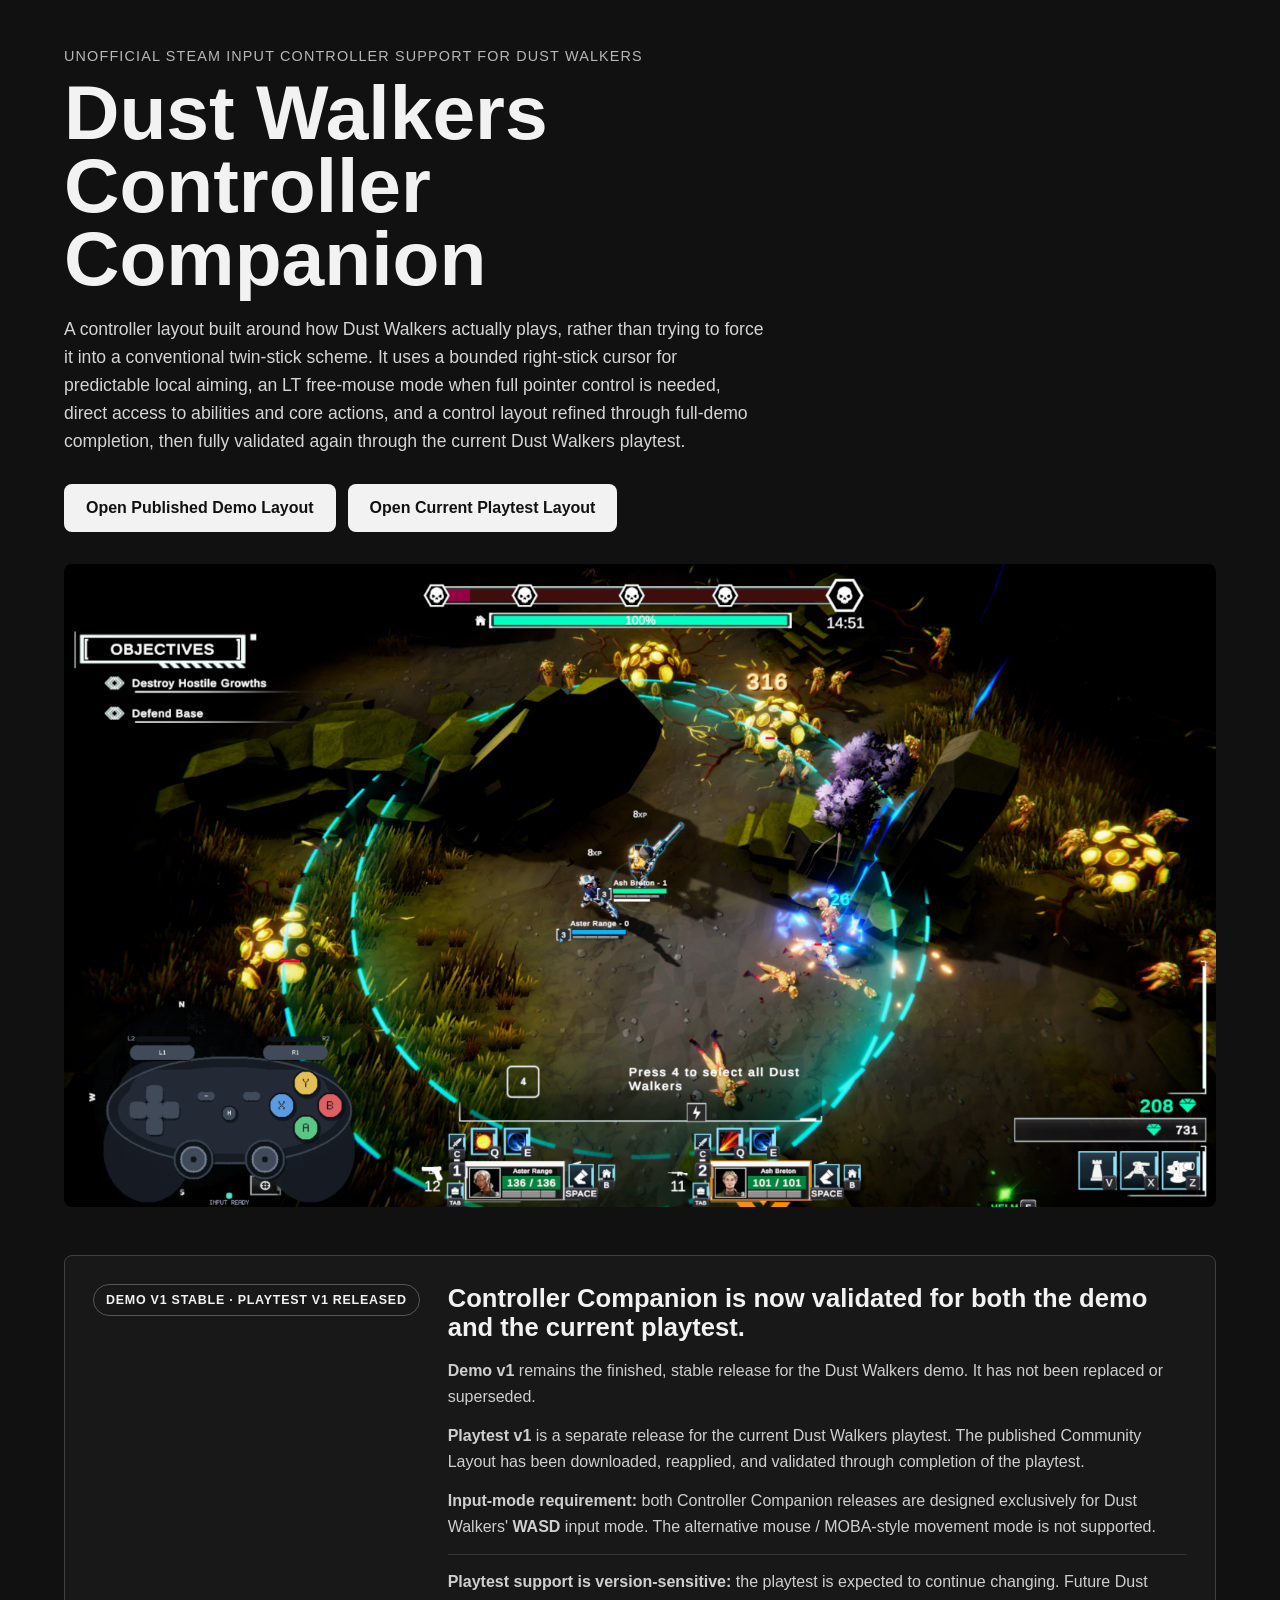
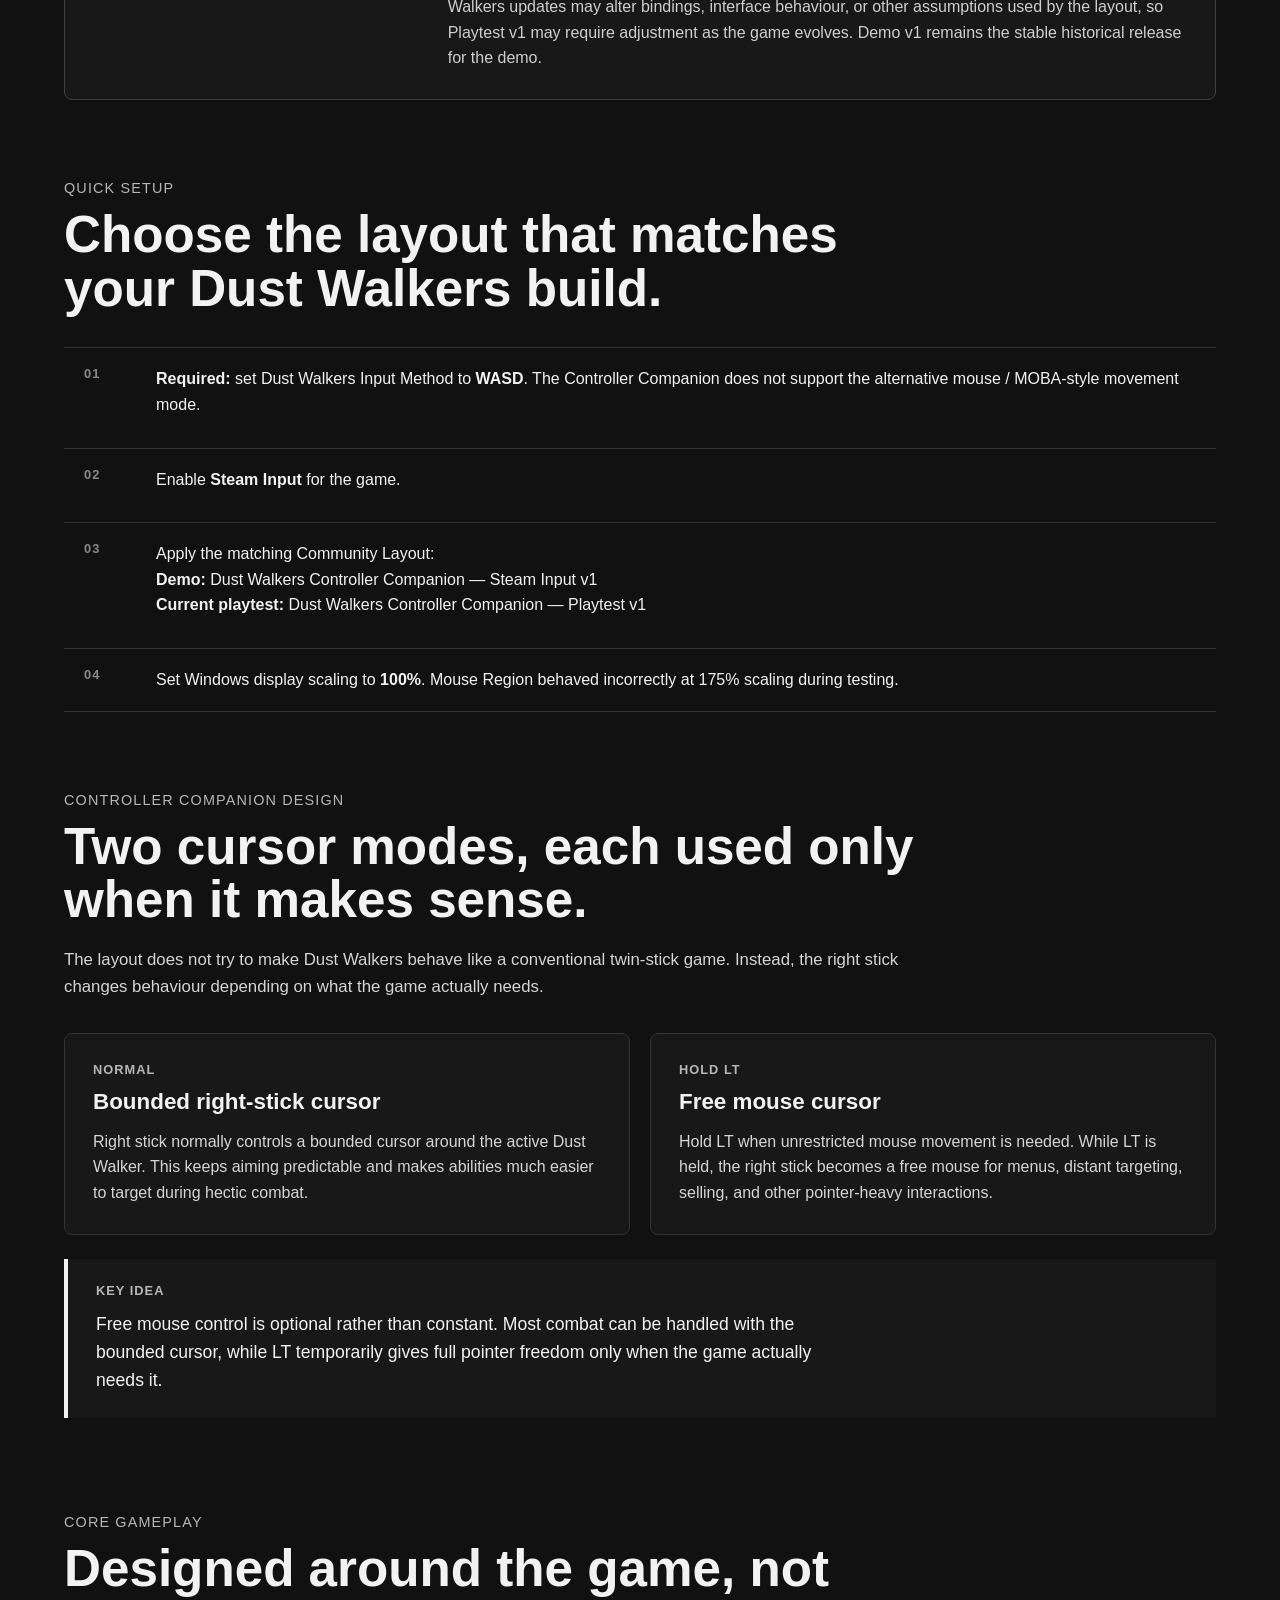
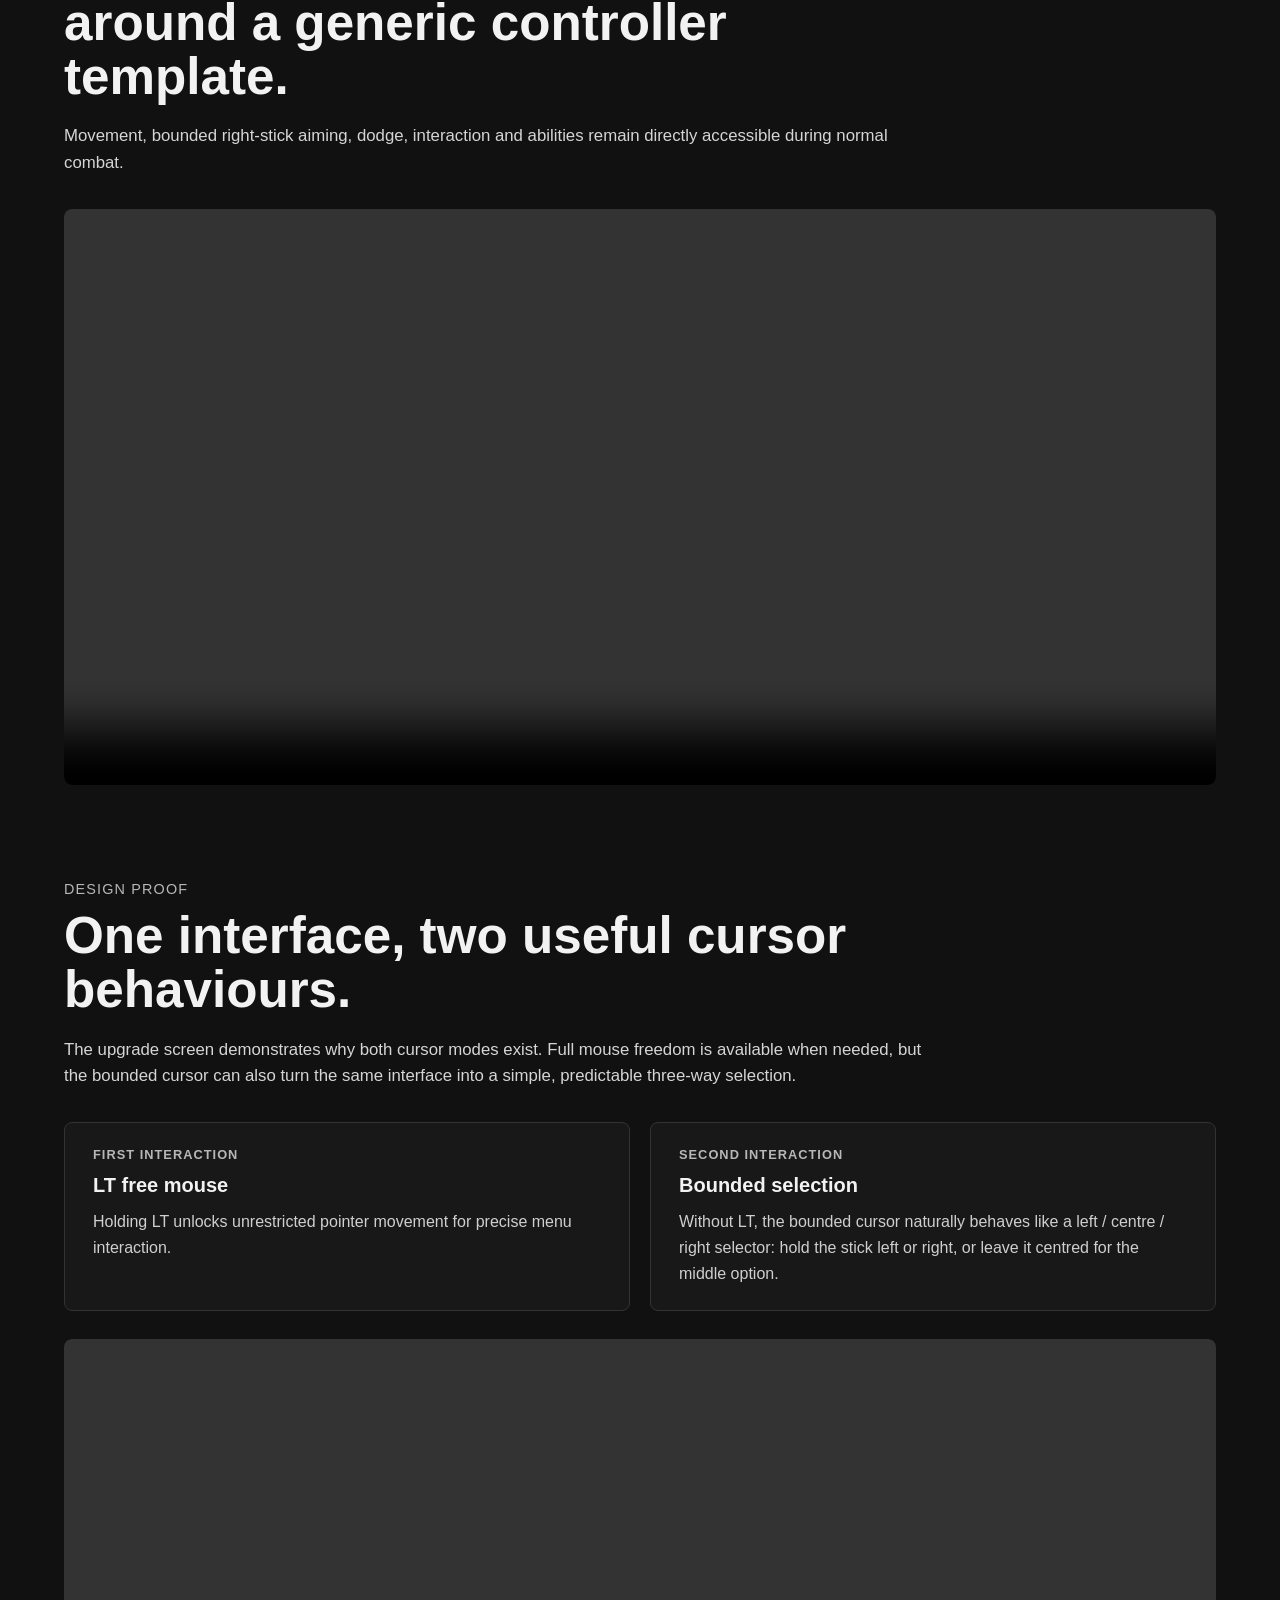
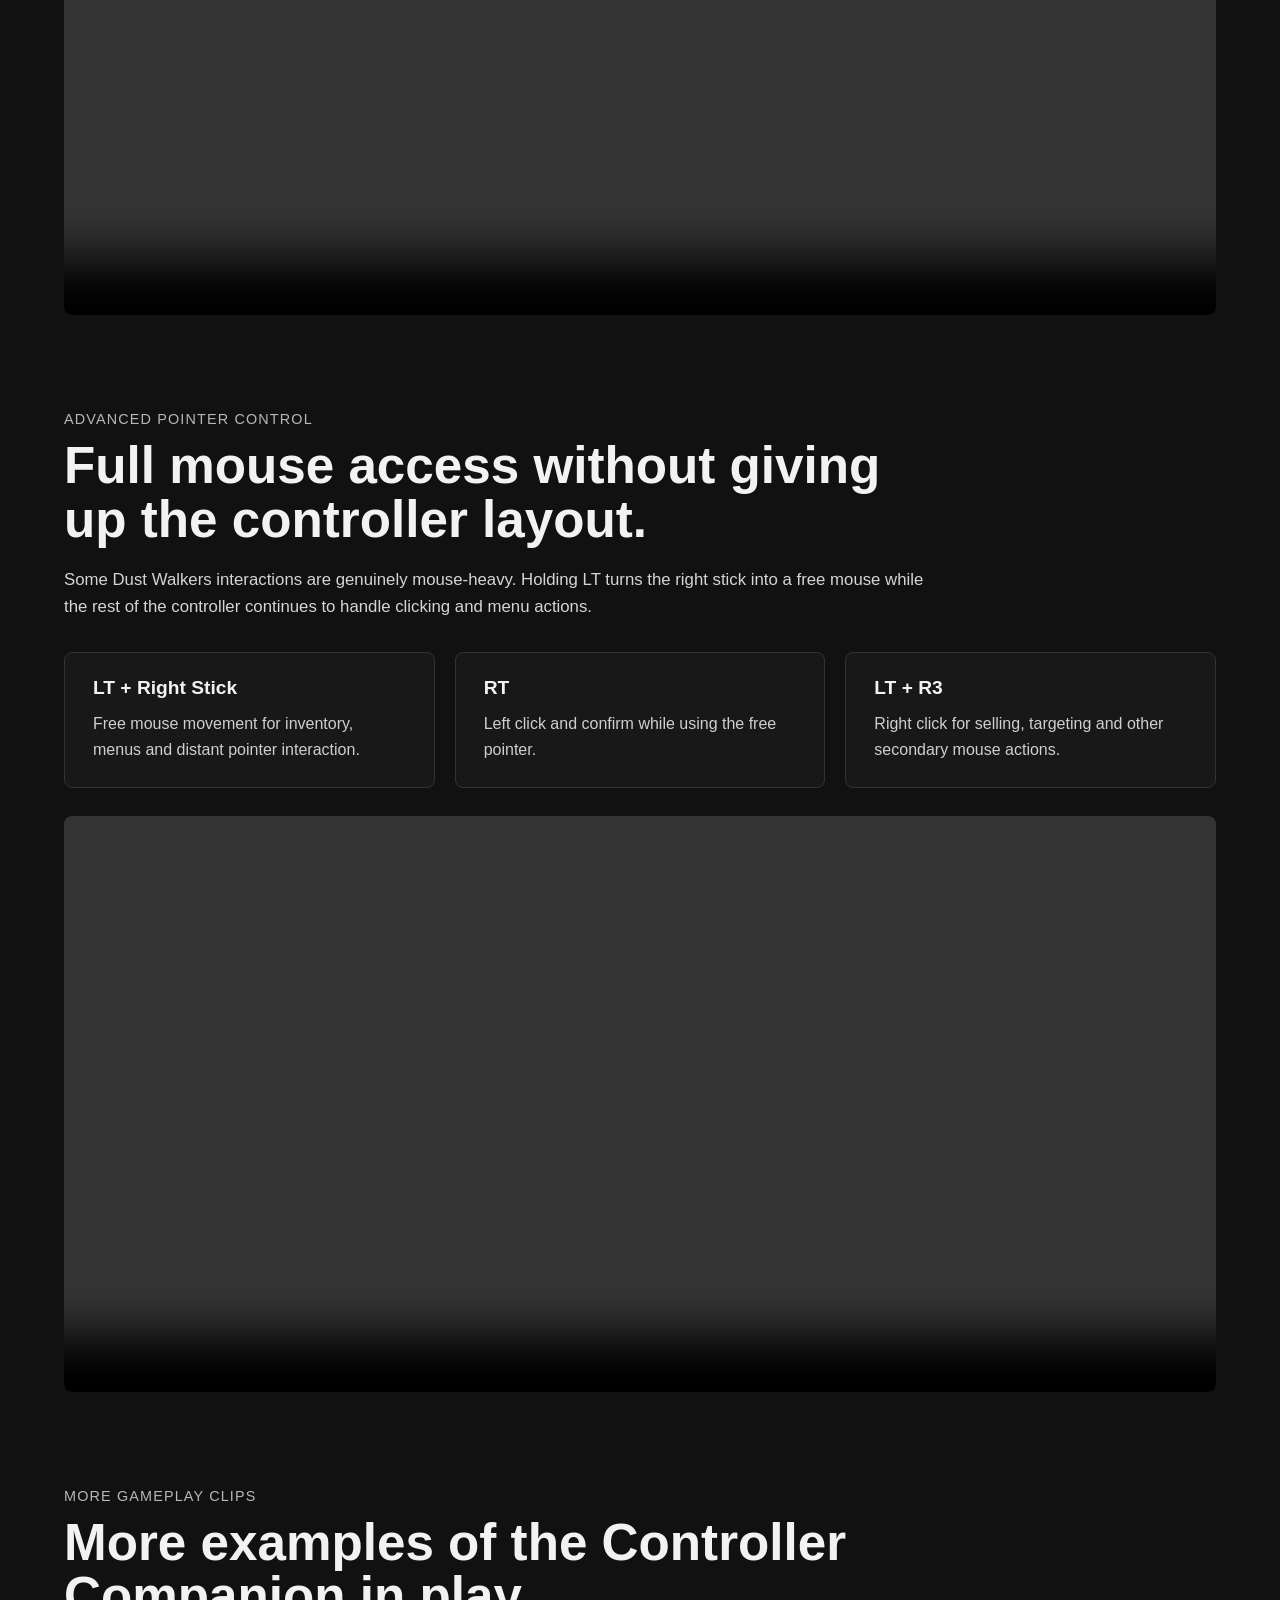
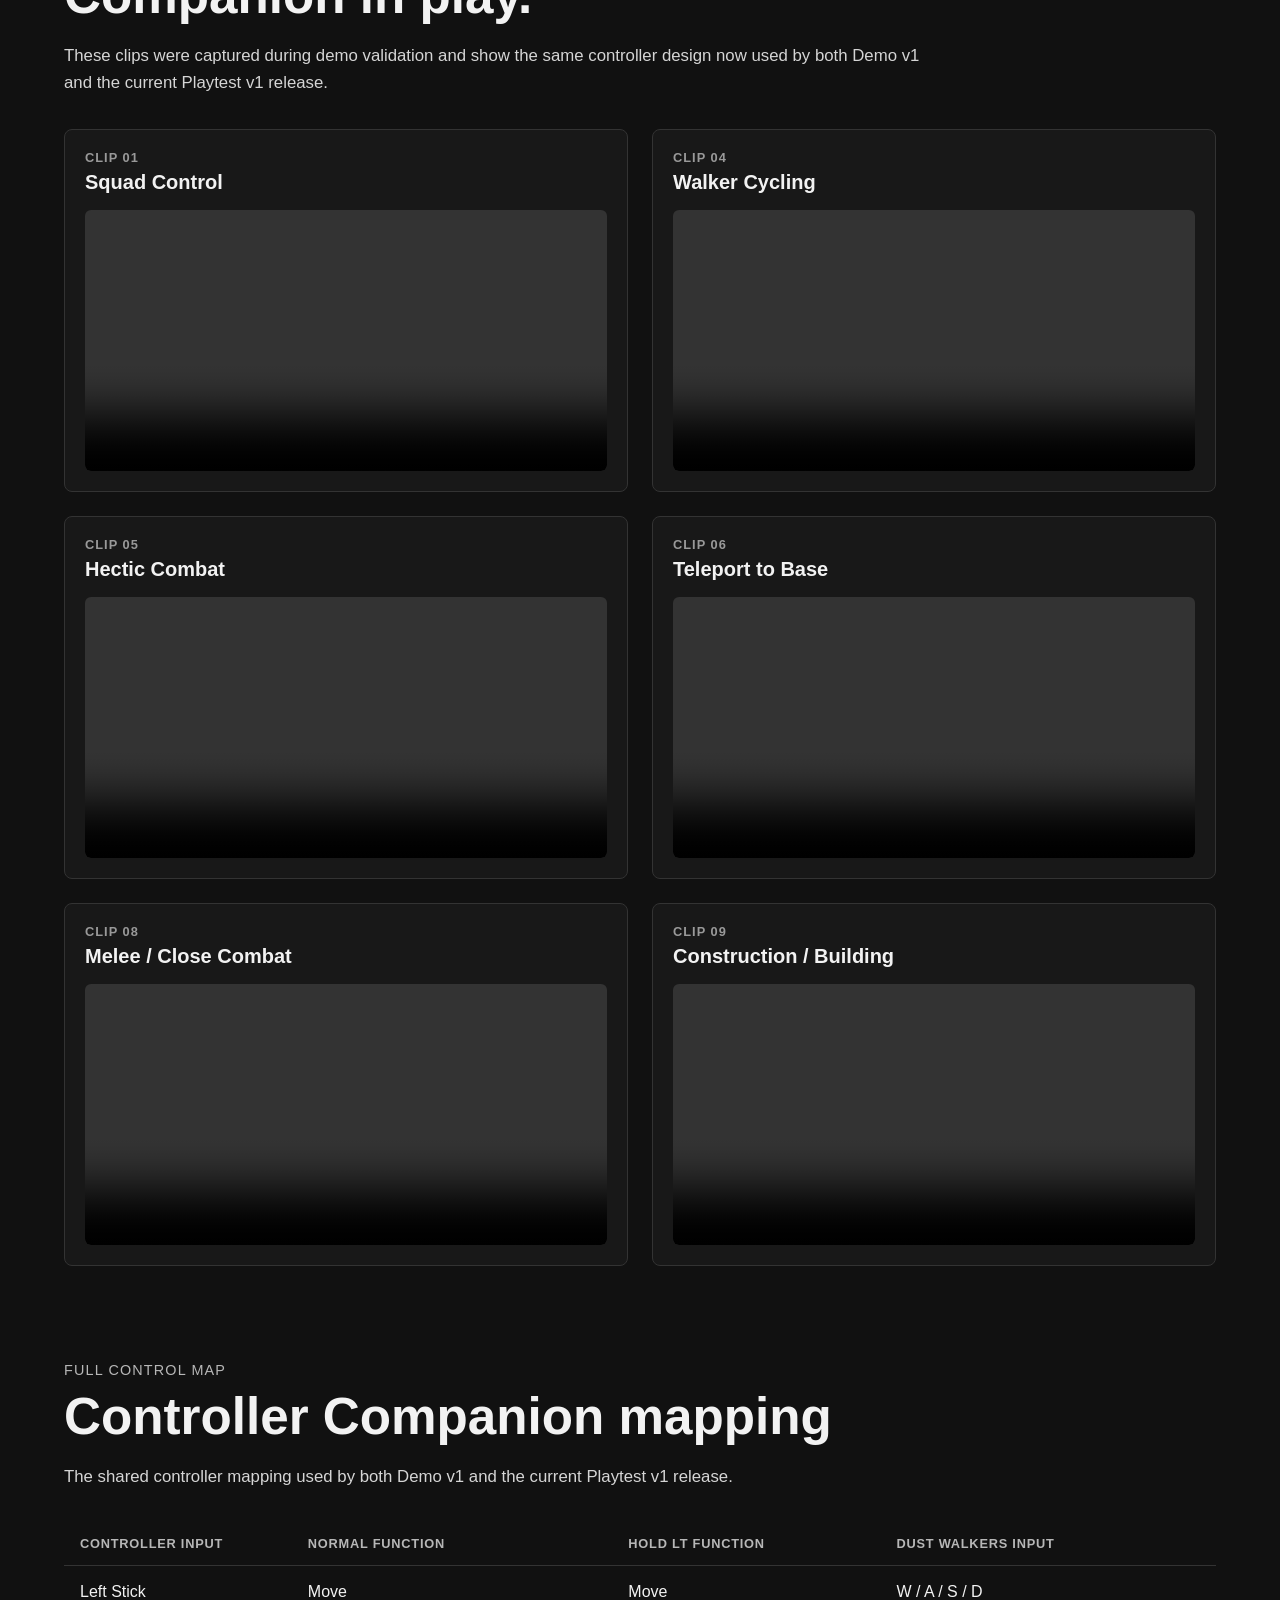
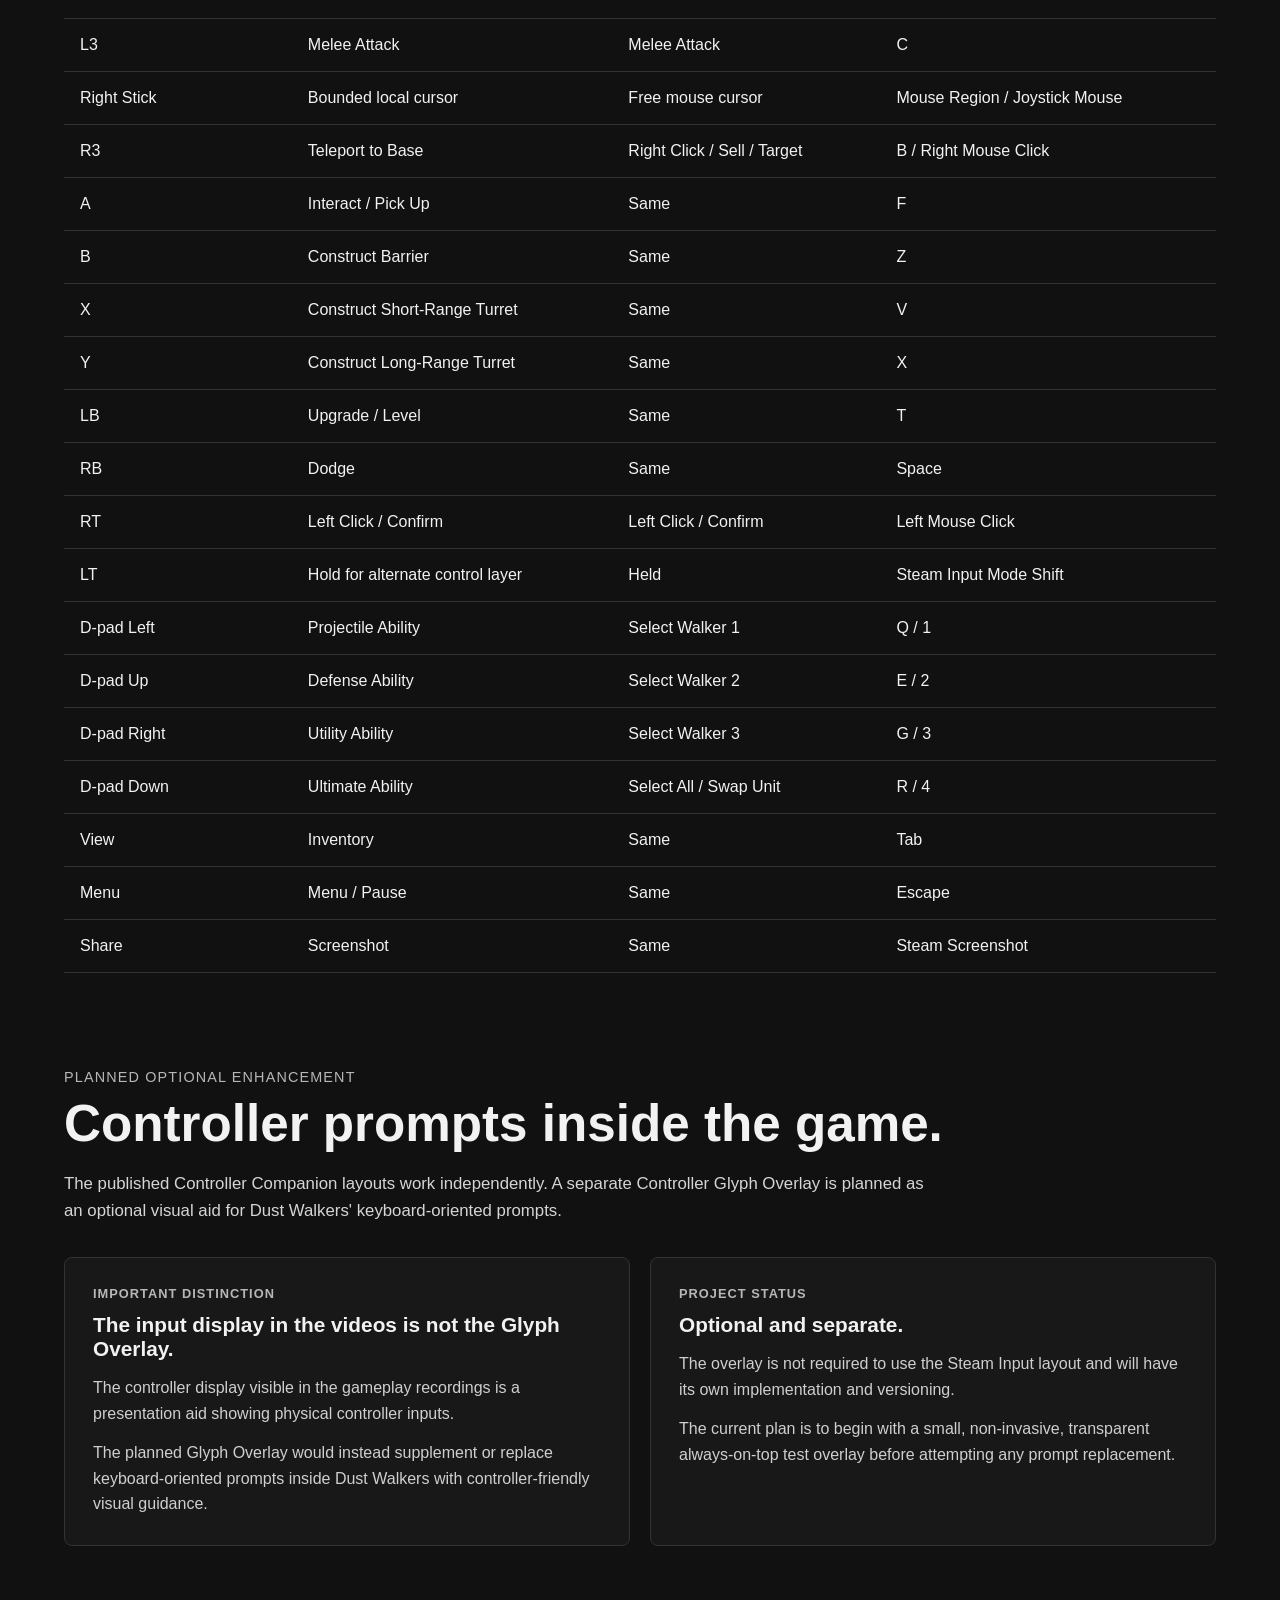
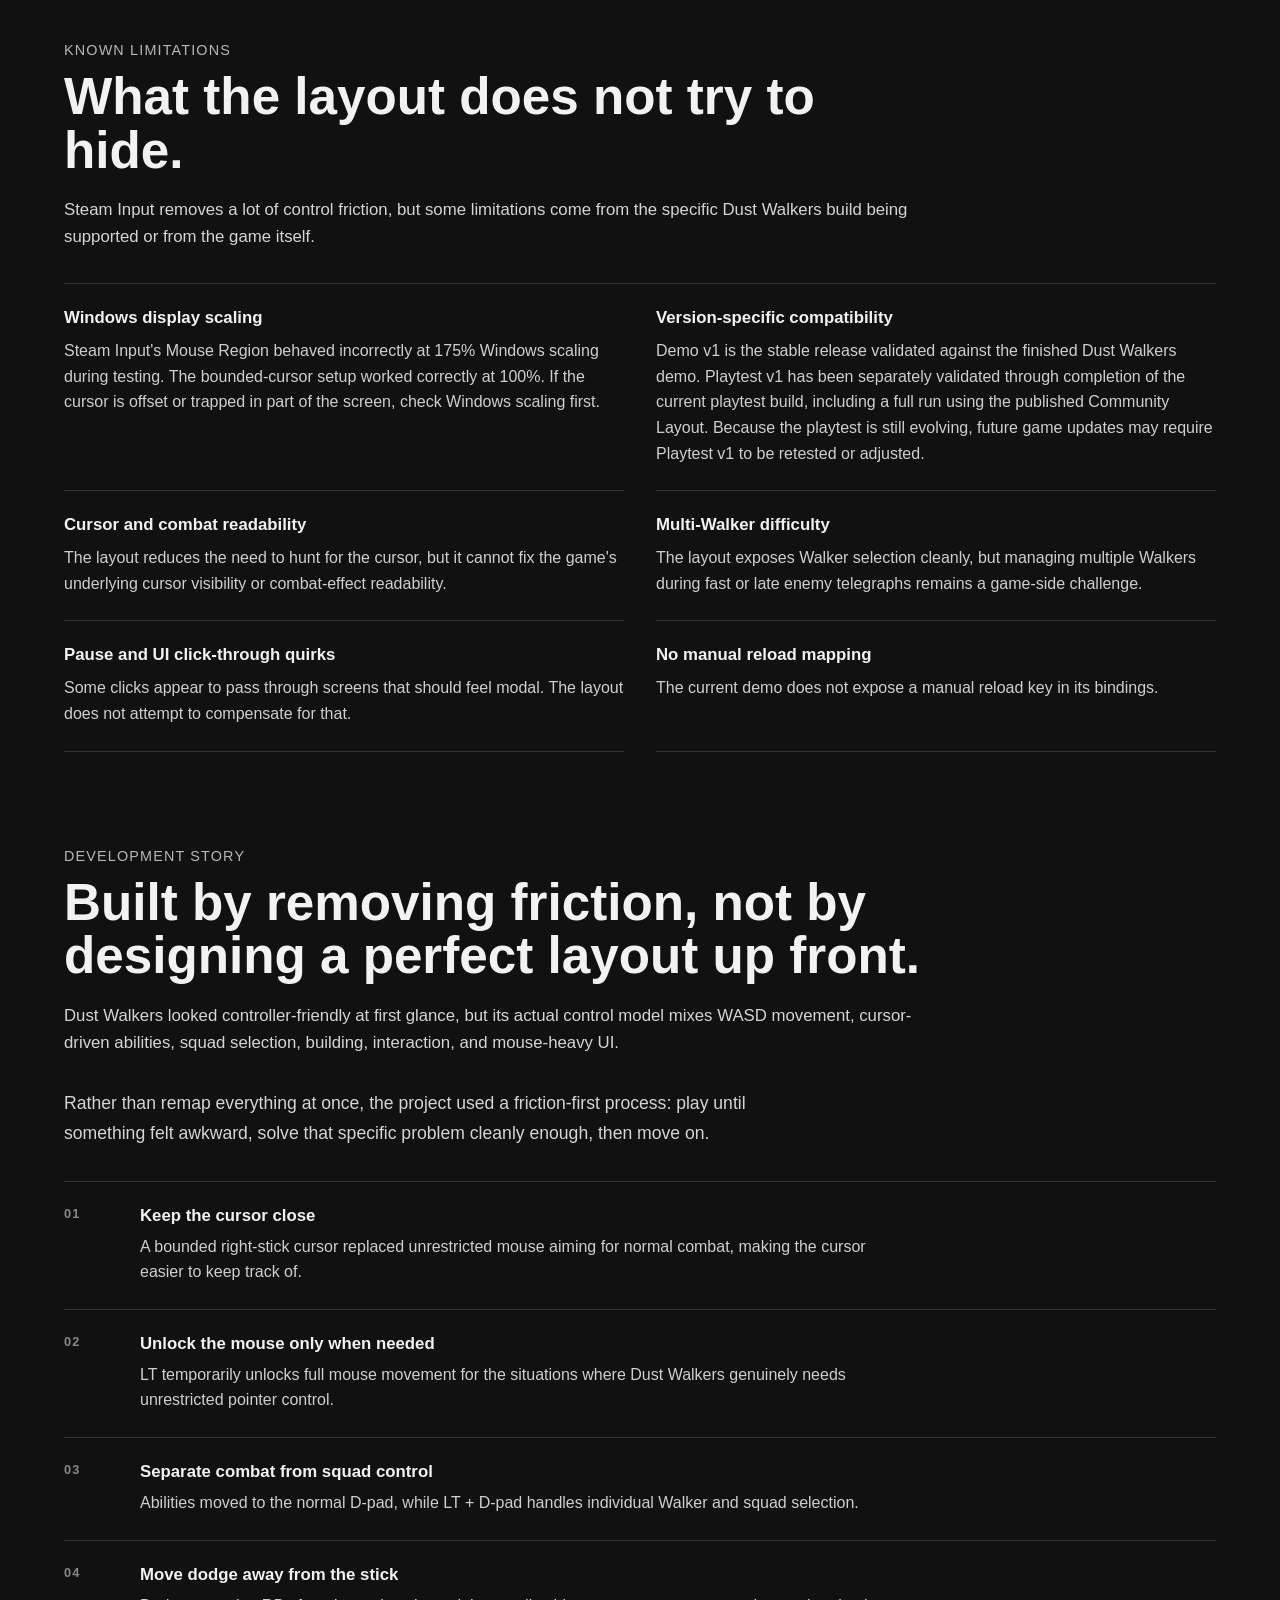
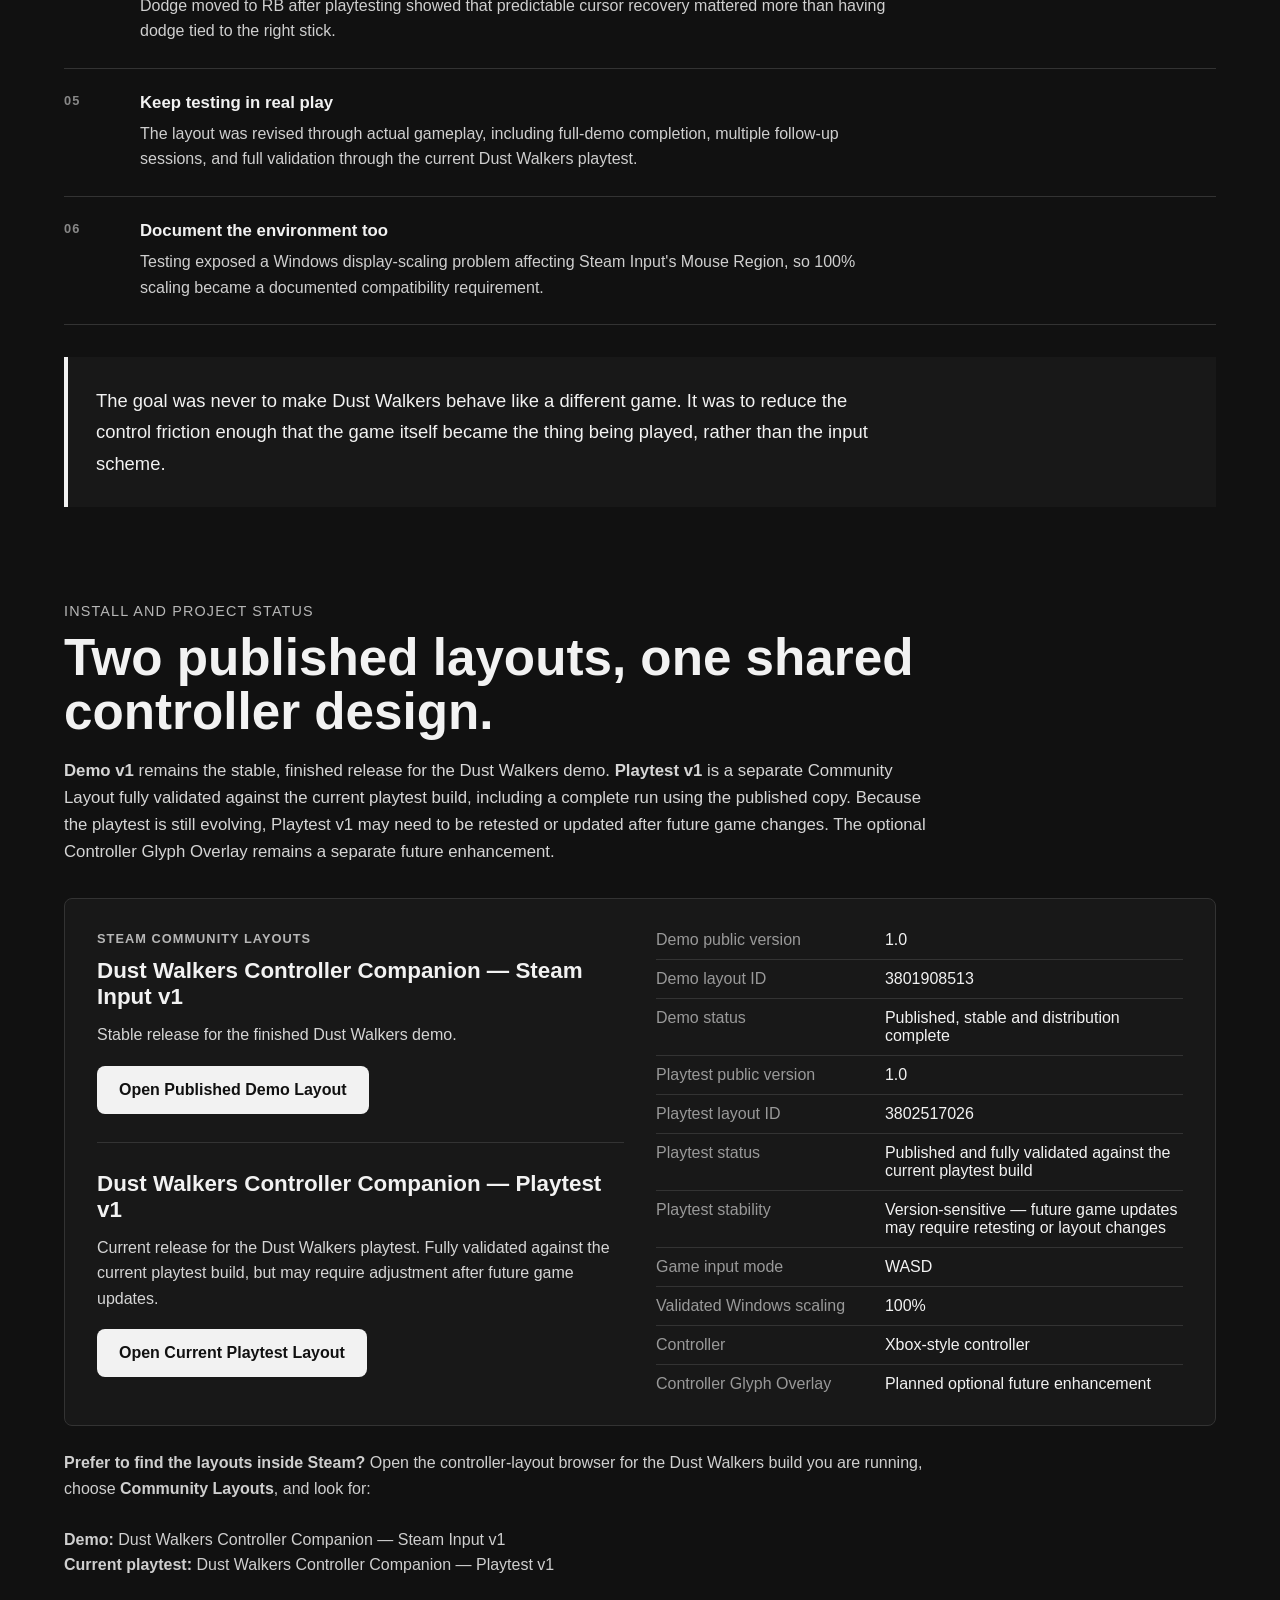
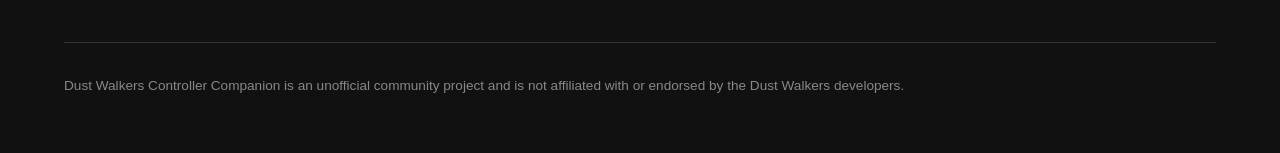
<file: index.html>
<!doctype html>
<html lang="en">
  <head>
    <meta charset="utf-8" />
    <meta name="viewport" content="width=device-width, initial-scale=1" />

    <title>Dust Walkers Controller Companion</title>

    <meta
      name="description"
      content="Unofficial Steam Input controller support for Dust Walkers, with a stable demo release and a separately validated current-playtest release, plus gameplay examples and a full control map."
    />

    <meta name="theme-color" content="#111111" />
    <meta name="color-scheme" content="dark" />

    <link
      rel="canonical"
      href="https://godofthunder101.github.io/dust-walkers-controller-companion/"
    />

    <meta property="og:type" content="website" />

    <meta property="og:title" content="Dust Walkers Controller Companion" />

    <meta
      property="og:description"
      content="Unofficial Steam Input controller support for Dust Walkers, with a stable demo release and a separately validated current-playtest release, plus gameplay examples and a full control map."
    />

    <meta
      property="og:url"
      content="https://godofthunder101.github.io/dust-walkers-controller-companion/"
    />

    <meta
      property="og:image"
      content="https://godofthunder101.github.io/dust-walkers-controller-companion/assets/images/DWCC_Hero_Gameplay_01.png"
    />

    <meta
      property="og:image:alt"
      content="Dust Walkers gameplay with the controller input display visible"
    />

    <meta name="twitter:card" content="summary_large_image" />

    <meta name="twitter:title" content="Dust Walkers Controller Companion" />

    <meta
      name="twitter:description"
      content="Unofficial Steam Input controller support for Dust Walkers, with a stable demo release and a separately validated current-playtest release, plus gameplay examples and a full control map."
    />

    <meta
      name="twitter:image"
      content="https://godofthunder101.github.io/dust-walkers-controller-companion/assets/images/DWCC_Hero_Gameplay_01.png"
    />

    <link rel="icon" href="favicon.svg" type="image/svg+xml" />

    <link rel="stylesheet" href="styles.css" />
  </head>

  <body>
    <main>
      <section class="hero">
        <div class="hero-text">
          <p class="eyebrow">
            Unofficial Steam Input controller support for Dust Walkers
          </p>

          <h1>Dust Walkers Controller Companion</h1>

          <p class="hero-pitch">
            A controller layout built around how Dust Walkers actually plays,
            rather than trying to force it into a conventional twin-stick
            scheme. It uses a bounded right-stick cursor for predictable local
            aiming, an LT free-mouse mode when full pointer control is needed,
            direct access to abilities and core actions, and a control layout
            refined through full-demo completion, then fully validated again
            through the current Dust Walkers playtest.
          </p>

          <div class="hero-actions">
            <a
              class="primary-button"
              href="steam://controllerconfig/3904060/3801908513"
            >
              Open Published Demo Layout
            </a>

            <a
              class="primary-button"
              href="steam://controllerconfig/3980470/3802517026"
            >
              Open Current Playtest Layout
            </a>
          </div>
        </div>

        <img
          class="hero-image"
          src="assets/images/DWCC_Hero_Gameplay_01.png"
          alt="Dust Walkers gameplay with the controller input display visible"
        />
      </section>

      <section class="playtest-status">
        <div class="status-badge">Demo v1 stable · Playtest v1 released</div>

        <div class="status-copy">
          <h2>
            Controller Companion is now validated for both the demo and the
            current playtest.
          </h2>

          <p>
            <strong>Demo v1</strong> remains the finished, stable release for
            the Dust Walkers demo. It has not been replaced or superseded.
          </p>

          <p>
            <strong>Playtest v1</strong> is a separate release for the current
            Dust Walkers playtest. The published Community Layout has been
            downloaded, reapplied, and validated through completion of the
            playtest.
          </p>

          <p>
            <strong>Input-mode requirement:</strong>
            both Controller Companion releases are designed exclusively for Dust
            Walkers' <strong>WASD</strong> input mode. The alternative mouse /
            MOBA-style movement mode is not supported.
          </p>

          <p class="status-warning">
            <strong>Playtest support is version-sensitive:</strong>
            the playtest is expected to continue changing. Future Dust Walkers
            updates may alter bindings, interface behaviour, or other
            assumptions used by the layout, so Playtest v1 may require
            adjustment as the game evolves. Demo v1 remains the stable
            historical release for the demo.
          </p>
        </div>
      </section>

      <section class="quick-setup">
        <div class="section-heading">
          <p class="eyebrow">Quick setup</p>

          <h2>Choose the layout that matches your Dust Walkers build.</h2>
        </div>

        <div class="setup-steps">
          <div class="setup-step">
            <span class="step-number">01</span>
            <p>
              <strong>Required:</strong>
              set Dust Walkers Input Method to <strong>WASD</strong>. The
              Controller Companion does not support the alternative mouse /
              MOBA-style movement mode.
            </p>
          </div>

          <div class="setup-step">
            <span class="step-number">02</span>
            <p>Enable <strong>Steam Input</strong> for the game.</p>
          </div>

          <div class="setup-step">
            <span class="step-number">03</span>

            <p>
              Apply the matching Community Layout:
              <br />
              <strong>Demo:</strong>
              Dust Walkers Controller Companion — Steam Input v1
              <br />
              <strong>Current playtest:</strong>
              Dust Walkers Controller Companion — Playtest v1
            </p>
          </div>

          <div class="setup-step">
            <span class="step-number">04</span>
            <p>
              Set Windows display scaling to <strong>100%</strong>. Mouse Region
              behaved incorrectly at 175% scaling during testing.
            </p>
          </div>
        </div>
      </section>

      <section class="steam-input">
        <div class="section-heading">
          <p class="eyebrow">Controller Companion design</p>

          <h2>Two cursor modes, each used only when it makes sense.</h2>

          <p>
            The layout does not try to make Dust Walkers behave like a
            conventional twin-stick game. Instead, the right stick changes
            behaviour depending on what the game actually needs.
          </p>
        </div>

        <div class="cursor-modes">
          <article class="cursor-mode">
            <p class="mode-label">Normal</p>

            <h3>Bounded right-stick cursor</h3>

            <p>
              Right stick normally controls a bounded cursor around the active
              Dust Walker. This keeps aiming predictable and makes abilities
              much easier to target during hectic combat.
            </p>
          </article>

          <article class="cursor-mode">
            <p class="mode-label">Hold LT</p>

            <h3>Free mouse cursor</h3>

            <p>
              Hold LT when unrestricted mouse movement is needed. While LT is
              held, the right stick becomes a free mouse for menus, distant
              targeting, selling, and other pointer-heavy interactions.
            </p>
          </article>
        </div>

        <div class="key-idea">
          <p class="mode-label">Key idea</p>

          <p>
            Free mouse control is optional rather than constant. Most combat can
            be handled with the bounded cursor, while LT temporarily gives full
            pointer freedom only when the game actually needs it.
          </p>
        </div>
      </section>

      <section class="gameplay-proof">
        <div class="section-heading">
          <p class="eyebrow">Core gameplay</p>

          <h2>
            Designed around the game, not around a generic controller template.
          </h2>

          <p>
            Movement, bounded right-stick aiming, dodge, interaction and
            abilities remain directly accessible during normal combat.
          </p>
        </div>

        <video class="gameplay-video" controls playsinline preload="metadata">
          <source
            src="assets/video/DWCC_02_Core_Combat_720p_WEB.mp4"
            type="video/mp4"
          />

          Your browser does not support HTML video.
        </video>
      </section>

      <section class="design-proof">
        <div class="section-heading">
          <p class="eyebrow">Design proof</p>

          <h2>One interface, two useful cursor behaviours.</h2>

          <p>
            The upgrade screen demonstrates why both cursor modes exist. Full
            mouse freedom is available when needed, but the bounded cursor can
            also turn the same interface into a simple, predictable three-way
            selection.
          </p>
        </div>

        <div class="proof-notes">
          <article class="proof-note">
            <p class="mode-label">First interaction</p>

            <h3>LT free mouse</h3>

            <p>
              Holding LT unlocks unrestricted pointer movement for precise menu
              interaction.
            </p>
          </article>

          <article class="proof-note">
            <p class="mode-label">Second interaction</p>

            <h3>Bounded selection</h3>

            <p>
              Without LT, the bounded cursor naturally behaves like a left /
              centre / right selector: hold the stick left or right, or leave it
              centred for the middle option.
            </p>
          </article>
        </div>

        <video class="gameplay-video" controls playsinline preload="metadata">
          <source
            src="assets/video/DWCC_07_Level_Upgrade_Flow_720p_WEB.mp4"
            type="video/mp4"
          />

          Your browser does not support HTML video.
        </video>
      </section>

      <section class="pointer-proof">
        <div class="section-heading">
          <p class="eyebrow">Advanced pointer control</p>

          <h2>Full mouse access without giving up the controller layout.</h2>

          <p>
            Some Dust Walkers interactions are genuinely mouse-heavy. Holding LT
            turns the right stick into a free mouse while the rest of the
            controller continues to handle clicking and menu actions.
          </p>
        </div>

        <div class="pointer-features">
          <article class="pointer-feature">
            <h3>LT + Right Stick</h3>

            <p>
              Free mouse movement for inventory, menus and distant pointer
              interaction.
            </p>
          </article>

          <article class="pointer-feature">
            <h3>RT</h3>

            <p>Left click and confirm while using the free pointer.</p>
          </article>

          <article class="pointer-feature">
            <h3>LT + R3</h3>

            <p>
              Right click for selling, targeting and other secondary mouse
              actions.
            </p>
          </article>
        </div>

        <video class="gameplay-video" controls playsinline preload="metadata">
          <source
            src="assets/video/DWCC_03_Free_Mouse_Inventory_720p_WEB.mp4"
            type="video/mp4"
          />

          Your browser does not support HTML video.
        </video>
      </section>

      <section class="gameplay-gallery">
        <div class="section-heading">
          <p class="eyebrow">More gameplay clips</p>
          <h2>More examples of the Controller Companion in play.</h2>

          <p>
            These clips were captured during demo validation and show the same
            controller design now used by both Demo v1 and the current Playtest
            v1 release.
          </p>
        </div>

        <div class="video-gallery">
          <article class="video-gallery-item">
            <div class="video-gallery-heading">
              <span>Clip 01</span>
              <h3>Squad Control</h3>
            </div>

            <video controls playsinline preload="metadata">
              <source
                src="assets/video/DWCC_01_Squad_Control_720p_WEB.mp4"
                type="video/mp4"
              />
              Your browser does not support HTML video.
            </video>
          </article>

          <article class="video-gallery-item">
            <div class="video-gallery-heading">
              <span>Clip 04</span>
              <h3>Walker Cycling</h3>
            </div>

            <video controls playsinline preload="metadata">
              <source
                src="assets/video/DWCC_04_Walker_Cycling_720p_WEB.mp4"
                type="video/mp4"
              />
              Your browser does not support HTML video.
            </video>
          </article>

          <article class="video-gallery-item">
            <div class="video-gallery-heading">
              <span>Clip 05</span>
              <h3>Hectic Combat</h3>
            </div>

            <video controls playsinline preload="metadata">
              <source
                src="assets/video/DWCC_05_Hectic_Combat_Teaser_720p_WEB.mp4"
                type="video/mp4"
              />
              Your browser does not support HTML video.
            </video>
          </article>

          <article class="video-gallery-item">
            <div class="video-gallery-heading">
              <span>Clip 06</span>
              <h3>Teleport to Base</h3>
            </div>

            <video controls playsinline preload="metadata">
              <source
                src="assets/video/DWCC_06_Teleport_To_Base_720p_WEB.mp4"
                type="video/mp4"
              />
              Your browser does not support HTML video.
            </video>
          </article>

          <article class="video-gallery-item">
            <div class="video-gallery-heading">
              <span>Clip 08</span>
              <h3>Melee / Close Combat</h3>
            </div>

            <video controls playsinline preload="metadata">
              <source
                src="assets/video/DWCC_08_Melee_Close_Combat_720p_WEB.mp4"
                type="video/mp4"
              />
              Your browser does not support HTML video.
            </video>
          </article>

          <article class="video-gallery-item">
            <div class="video-gallery-heading">
              <span>Clip 09</span>
              <h3>Construction / Building</h3>
            </div>

            <video controls playsinline preload="metadata">
              <source
                src="assets/video/DWCC_09_Construction_Building_720p_WEB.mp4"
                type="video/mp4"
              />
              Your browser does not support HTML video.
            </video>
          </article>
        </div>
      </section>

      <section class="control-map">
        <div class="section-heading">
          <p class="eyebrow">Full control map</p>

          <h2>Controller Companion mapping</h2>

          <p>
            The shared controller mapping used by both Demo v1 and the current
            Playtest v1 release.
          </p>
        </div>

        <p class="table-hint">
          On smaller screens, swipe sideways to view all control-map columns.
        </p>
        <div class="table-wrap">
          <table>
            <thead>
              <tr>
                <th>Controller input</th>
                <th>Normal function</th>
                <th>Hold LT function</th>
                <th>Dust Walkers input</th>
              </tr>
            </thead>

            <tbody>
              <tr>
                <td>Left Stick</td>
                <td>Move</td>
                <td>Move</td>
                <td>W / A / S / D</td>
              </tr>

              <tr>
                <td>L3</td>
                <td>Melee Attack</td>
                <td>Melee Attack</td>
                <td>C</td>
              </tr>

              <tr>
                <td>Right Stick</td>
                <td>Bounded local cursor</td>
                <td>Free mouse cursor</td>
                <td>Mouse Region / Joystick Mouse</td>
              </tr>

              <tr>
                <td>R3</td>
                <td>Teleport to Base</td>
                <td>Right Click / Sell / Target</td>
                <td>B / Right Mouse Click</td>
              </tr>

              <tr>
                <td>A</td>
                <td>Interact / Pick Up</td>
                <td>Same</td>
                <td>F</td>
              </tr>

              <tr>
                <td>B</td>
                <td>Construct Barrier</td>
                <td>Same</td>
                <td>Z</td>
              </tr>

              <tr>
                <td>X</td>
                <td>Construct Short-Range Turret</td>
                <td>Same</td>
                <td>V</td>
              </tr>

              <tr>
                <td>Y</td>
                <td>Construct Long-Range Turret</td>
                <td>Same</td>
                <td>X</td>
              </tr>

              <tr>
                <td>LB</td>
                <td>Upgrade / Level</td>
                <td>Same</td>
                <td>T</td>
              </tr>

              <tr>
                <td>RB</td>
                <td>Dodge</td>
                <td>Same</td>
                <td>Space</td>
              </tr>

              <tr>
                <td>RT</td>
                <td>Left Click / Confirm</td>
                <td>Left Click / Confirm</td>
                <td>Left Mouse Click</td>
              </tr>

              <tr>
                <td>LT</td>
                <td>Hold for alternate control layer</td>
                <td>Held</td>
                <td>Steam Input Mode Shift</td>
              </tr>

              <tr>
                <td>D-pad Left</td>
                <td>Projectile Ability</td>
                <td>Select Walker 1</td>
                <td>Q / 1</td>
              </tr>

              <tr>
                <td>D-pad Up</td>
                <td>Defense Ability</td>
                <td>Select Walker 2</td>
                <td>E / 2</td>
              </tr>

              <tr>
                <td>D-pad Right</td>
                <td>Utility Ability</td>
                <td>Select Walker 3</td>
                <td>G / 3</td>
              </tr>

              <tr>
                <td>D-pad Down</td>
                <td>Ultimate Ability</td>
                <td>Select All / Swap Unit</td>
                <td>R / 4</td>
              </tr>

              <tr>
                <td>View</td>
                <td>Inventory</td>
                <td>Same</td>
                <td>Tab</td>
              </tr>

              <tr>
                <td>Menu</td>
                <td>Menu / Pause</td>
                <td>Same</td>
                <td>Escape</td>
              </tr>

              <tr>
                <td>Share</td>
                <td>Screenshot</td>
                <td>Same</td>
                <td>Steam Screenshot</td>
              </tr>
            </tbody>
          </table>
        </div>
      </section>

      <section class="glyph-overlay">
        <div class="section-heading">
          <p class="eyebrow">Planned optional enhancement</p>

          <h2>Controller prompts inside the game.</h2>

          <p>
            The published Controller Companion layouts work independently. A
            separate Controller Glyph Overlay is planned as an optional visual
            aid for Dust Walkers' keyboard-oriented prompts.
          </p>
        </div>

        <div class="overlay-note">
          <div>
            <p class="mode-label">Important distinction</p>

            <h3>The input display in the videos is not the Glyph Overlay.</h3>

            <p>
              The controller display visible in the gameplay recordings is a
              presentation aid showing physical controller inputs.
            </p>

            <p>
              The planned Glyph Overlay would instead supplement or replace
              keyboard-oriented prompts inside Dust Walkers with
              controller-friendly visual guidance.
            </p>
          </div>

          <div>
            <p class="mode-label">Project status</p>

            <h3>Optional and separate.</h3>

            <p>
              The overlay is not required to use the Steam Input layout and will
              have its own implementation and versioning.
            </p>

            <p>
              The current plan is to begin with a small, non-invasive,
              transparent always-on-top test overlay before attempting any
              prompt replacement.
            </p>
          </div>
        </div>
      </section>

      <section class="limitations">
        <div class="section-heading">
          <p class="eyebrow">Known limitations</p>

          <h2>What the layout does not try to hide.</h2>

          <p>
            Steam Input removes a lot of control friction, but some limitations
            come from the specific Dust Walkers build being supported or from
            the game itself.
          </p>
        </div>

        <div class="limitation-list">
          <article class="limitation-item">
            <h3>Windows display scaling</h3>
            <p>
              Steam Input's Mouse Region behaved incorrectly at 175% Windows
              scaling during testing. The bounded-cursor setup worked correctly
              at 100%. If the cursor is offset or trapped in part of the screen,
              check Windows scaling first.
            </p>
          </article>

          <article class="limitation-item">
            <h3>Version-specific compatibility</h3>

            <p>
              Demo v1 is the stable release validated against the finished Dust
              Walkers demo. Playtest v1 has been separately validated through
              completion of the current playtest build, including a full run
              using the published Community Layout. Because the playtest is
              still evolving, future game updates may require Playtest v1 to be
              retested or adjusted.
            </p>
          </article>

          <article class="limitation-item">
            <h3>Cursor and combat readability</h3>
            <p>
              The layout reduces the need to hunt for the cursor, but it cannot
              fix the game's underlying cursor visibility or combat-effect
              readability.
            </p>
          </article>

          <article class="limitation-item">
            <h3>Multi-Walker difficulty</h3>
            <p>
              The layout exposes Walker selection cleanly, but managing multiple
              Walkers during fast or late enemy telegraphs remains a game-side
              challenge.
            </p>
          </article>

          <article class="limitation-item">
            <h3>Pause and UI click-through quirks</h3>
            <p>
              Some clicks appear to pass through screens that should feel modal.
              The layout does not attempt to compensate for that.
            </p>
          </article>

          <article class="limitation-item">
            <h3>No manual reload mapping</h3>
            <p>
              The current demo does not expose a manual reload key in its
              bindings.
            </p>
          </article>
        </div>
      </section>

      <section class="development-story">
        <div class="section-heading">
          <p class="eyebrow">Development story</p>

          <h2>
            Built by removing friction, not by designing a perfect layout up
            front.
          </h2>

          <p>
            Dust Walkers looked controller-friendly at first glance, but its
            actual control model mixes WASD movement, cursor-driven abilities,
            squad selection, building, interaction, and mouse-heavy UI.
          </p>
        </div>

        <div class="story-intro">
          <p>
            Rather than remap everything at once, the project used a
            friction-first process: play until something felt awkward, solve
            that specific problem cleanly enough, then move on.
          </p>
        </div>

        <div class="story-steps">
          <article class="story-step">
            <span class="story-number">01</span>

            <div>
              <h3>Keep the cursor close</h3>
              <p>
                A bounded right-stick cursor replaced unrestricted mouse aiming
                for normal combat, making the cursor easier to keep track of.
              </p>
            </div>
          </article>

          <article class="story-step">
            <span class="story-number">02</span>

            <div>
              <h3>Unlock the mouse only when needed</h3>
              <p>
                LT temporarily unlocks full mouse movement for the situations
                where Dust Walkers genuinely needs unrestricted pointer control.
              </p>
            </div>
          </article>

          <article class="story-step">
            <span class="story-number">03</span>

            <div>
              <h3>Separate combat from squad control</h3>
              <p>
                Abilities moved to the normal D-pad, while LT + D-pad handles
                individual Walker and squad selection.
              </p>
            </div>
          </article>

          <article class="story-step">
            <span class="story-number">04</span>

            <div>
              <h3>Move dodge away from the stick</h3>
              <p>
                Dodge moved to RB after playtesting showed that predictable
                cursor recovery mattered more than having dodge tied to the
                right stick.
              </p>
            </div>
          </article>

          <article class="story-step">
            <span class="story-number">05</span>

            <div>
              <h3>Keep testing in real play</h3>
              <p>
                The layout was revised through actual gameplay, including
                full-demo completion, multiple follow-up sessions, and full
                validation through the current Dust Walkers playtest.
              </p>
            </div>
          </article>

          <article class="story-step">
            <span class="story-number">06</span>

            <div>
              <h3>Document the environment too</h3>
              <p>
                Testing exposed a Windows display-scaling problem affecting
                Steam Input's Mouse Region, so 100% scaling became a documented
                compatibility requirement.
              </p>
            </div>
          </article>
        </div>

        <div class="story-conclusion">
          <p>
            The goal was never to make Dust Walkers behave like a different
            game. It was to reduce the control friction enough that the game
            itself became the thing being played, rather than the input scheme.
          </p>
        </div>
      </section>

      <section class="install-status">
        <div class="section-heading">
          <p class="eyebrow">Install and project status</p>

          <h2>Two published layouts, one shared controller design.</h2>

          <p>
            <strong>Demo v1</strong> remains the stable, finished release for
            the Dust Walkers demo. <strong>Playtest v1</strong> is a separate
            Community Layout fully validated against the current playtest build,
            including a complete run using the published copy. Because the
            playtest is still evolving, Playtest v1 may need to be retested or
            updated after future game changes. The optional Controller Glyph
            Overlay remains a separate future enhancement.
          </p>
        </div>

        <div class="install-panel">
          <div class="install-primary">
            <p class="mode-label">Steam Community Layouts</p>

            <div class="release-entry">
              <h3>Dust Walkers Controller Companion — Steam Input v1</h3>

              <p>Stable release for the finished Dust Walkers demo.</p>

              <a
                class="primary-button"
                href="steam://controllerconfig/3904060/3801908513"
              >
                Open Published Demo Layout
              </a>
            </div>

            <div class="release-entry">
              <h3>Dust Walkers Controller Companion — Playtest v1</h3>

              <p>
                Current release for the Dust Walkers playtest. Fully validated
                against the current playtest build, but may require adjustment
                after future game updates.
              </p>

              <a
                class="primary-button"
                href="steam://controllerconfig/3980470/3802517026"
              >
                Open Current Playtest Layout
              </a>
            </div>
          </div>

          <div class="project-metadata">
            <dl>
              <div>
                <dt>Demo public version</dt>
                <dd>1.0</dd>
              </div>

              <div>
                <dt>Demo layout ID</dt>
                <dd>3801908513</dd>
              </div>

              <div>
                <dt>Demo status</dt>
                <dd>Published, stable and distribution complete</dd>
              </div>

              <div>
                <dt>Playtest public version</dt>
                <dd>1.0</dd>
              </div>

              <div>
                <dt>Playtest layout ID</dt>
                <dd>3802517026</dd>
              </div>

              <div>
                <dt>Playtest status</dt>
                <dd>
                  Published and fully validated against the current playtest
                  build
                </dd>
              </div>

              <div>
                <dt>Playtest stability</dt>
                <dd>
                  Version-sensitive — future game updates may require retesting
                  or layout changes
                </dd>
              </div>

              <div>
                <dt>Game input mode</dt>
                <dd>WASD</dd>
              </div>

              <div>
                <dt>Validated Windows scaling</dt>
                <dd>100%</dd>
              </div>

              <div>
                <dt>Controller</dt>
                <dd>Xbox-style controller</dd>
              </div>

              <div>
                <dt>Controller Glyph Overlay</dt>
                <dd>Planned optional future enhancement</dd>
              </div>
            </dl>
          </div>
        </div>

        <div class="install-fallback">
          <p>
            <strong>Prefer to find the layouts inside Steam?</strong>
            Open the controller-layout browser for the Dust Walkers build you
            are running, choose <strong>Community Layouts</strong>, and look
            for: <br /><br />
            <strong>Demo:</strong>
            Dust Walkers Controller Companion — Steam Input v1
            <br />
            <strong>Current playtest:</strong>
            Dust Walkers Controller Companion — Playtest v1
          </p>
        </div>
      </section>

      <footer class="site-footer">
        <p>
          Dust Walkers Controller Companion is an unofficial community project
          and is not affiliated with or endorsed by the Dust Walkers developers.
        </p>
      </footer>
    </main>
  </body>
</html>
</file>
<file: styles.css>
* {
  box-sizing: border-box;
}

body {
  margin: 0;
  font-family: Arial, sans-serif;
  background: #111;
  color: #f2f2f2;
}

main {
  max-width: 1200px;
  margin: 0 auto;
  padding: 48px 24px;
}

.hero {
  display: grid;
  gap: 32px;
}

.hero-text {
  max-width: 760px;
}

.eyebrow {
  margin: 0 0 12px;
  font-size: 0.9rem;
  text-transform: uppercase;
  letter-spacing: 0.08em;
  color: #b7b7b7;
}

h1 {
  margin: 0 0 20px;
  font-size: clamp(2.4rem, 6vw, 5rem);
  line-height: 0.95;
}

.hero-pitch {
  max-width: 700px;
  margin: 0 0 28px;
  font-size: 1.1rem;
  line-height: 1.6;
  color: #d5d5d5;
}

.primary-button {
  display: inline-block;
  padding: 15px 22px;

  background: #f2f2f2;
  color: #111;

  text-decoration: none;
  font-weight: bold;

  border-radius: 8px;

  transition:
    transform 0.15s ease,
    background 0.15s ease;
}

.primary-button:hover {
  background: #ffffff;
  transform: translateY(-1px);
}

.hero-actions {
  display: flex;
  flex-wrap: wrap;
  gap: 12px;
}

.hero-image {
  display: block;
  width: 100%;
  height: auto;
  border-radius: 8px;
}

.gameplay-proof {
  margin-top: 96px;
}

.section-heading {
  max-width: 880px;
  margin-bottom: 32px;
}

.section-heading h2 {
  margin: 0 0 20px;
  font-size: clamp(2rem, 4vw, 3.5rem);
  line-height: 1.05;
}

.section-heading p:last-child {
  margin: 0;
  font-size: 1.05rem;
  line-height: 1.6;
  color: #d5d5d5;
}

.gameplay-video {
  display: block;
  width: 100%;
  height: auto;
  border-radius: 8px;
  background: #000;
}

.steam-input {
  margin-top: 80px;
}

.cursor-modes {
  display: grid;
  grid-template-columns: repeat(2, minmax(0, 1fr));
  gap: 20px;
}

.cursor-mode {
  padding: 28px;
  border: 1px solid #333;
  border-radius: 8px;
  background: #181818;
}

.mode-label {
  margin: 0 0 12px;
  font-size: 0.8rem;
  font-weight: bold;
  text-transform: uppercase;
  letter-spacing: 0.08em;
  color: #b7b7b7;
}

.cursor-mode h3 {
  margin: 0 0 14px;
  font-size: 1.4rem;
}

.cursor-mode p:last-child {
  margin: 0;
  line-height: 1.6;
  color: #d5d5d5;
}

@media (max-width: 700px) {
  .cursor-modes {
    grid-template-columns: 1fr;
  }
}

.quick-setup {
  margin-top: 80px;
}

.setup-steps {
  display: grid;
  gap: 12px;
}

.setup-step {
  display: grid;
  grid-template-columns: 56px 1fr;
  gap: 16px;
  align-items: start;

  padding: 18px 20px;

  border-top: 1px solid #333;
}

.setup-step:last-child {
  border-bottom: 1px solid #333;
}

.step-number {
  font-size: 0.8rem;
  font-weight: bold;
  letter-spacing: 0.08em;
  color: #888;
}

.setup-step p {
  margin: 0;
  line-height: 1.6;
}

.key-idea {
  margin-top: 24px;
  padding: 24px 28px;

  border-left: 4px solid #f2f2f2;
  background: #181818;
}

.key-idea p:last-child {
  margin: 0;
  max-width: 760px;

  font-size: 1.1rem;
  line-height: 1.6;
}

.control-map {
  margin-top: 96px;
}

.table-wrap {
  width: 100%;
  overflow-x: auto;
}

table {
  width: 100%;
  min-width: 760px;
  border-collapse: collapse;
}

th,
td {
  padding: 14px 16px;
  text-align: left;
  vertical-align: top;
  border-bottom: 1px solid #333;
}

th {
  font-size: 0.8rem;
  text-transform: uppercase;
  letter-spacing: 0.06em;
  color: #b7b7b7;
}

td {
  line-height: 1.5;
}

.limitations {
  margin-top: 96px;
}

.limitation-list {
  display: grid;
  grid-template-columns: repeat(2, minmax(0, 1fr));
  gap: 0 32px;

  border-top: 1px solid #333;
}

.limitation-item {
  padding: 24px 0;
  border-bottom: 1px solid #333;
}

.limitation-item h3 {
  margin: 0 0 10px;
  font-size: 1.05rem;
}

.limitation-item p {
  margin: 0;
  line-height: 1.6;
  color: #cfcfcf;
}

@media (max-width: 700px) {
  .limitation-list {
    grid-template-columns: 1fr;
  }
}

.development-story {
  margin-top: 96px;
}

.story-intro {
  max-width: 760px;
  margin-bottom: 32px;
}

.story-intro p {
  margin: 0;
  font-size: 1.1rem;
  line-height: 1.7;
  color: #d5d5d5;
}

.story-steps {
  border-top: 1px solid #333;
}

.story-step {
  display: grid;
  grid-template-columns: 56px 1fr;
  gap: 20px;

  padding: 24px 0;
  border-bottom: 1px solid #333;
}

.story-number {
  font-size: 0.8rem;
  font-weight: bold;
  letter-spacing: 0.08em;
  color: #888;
}

.story-step h3 {
  margin: 0 0 8px;
  font-size: 1.05rem;
}

.story-step p {
  max-width: 760px;
  margin: 0;
  line-height: 1.6;
  color: #cfcfcf;
}

.story-conclusion {
  margin-top: 32px;
  padding: 28px;

  border-left: 4px solid #f2f2f2;
  background: #181818;
}

.story-conclusion p {
  max-width: 800px;
  margin: 0;

  font-size: 1.15rem;
  line-height: 1.7;
}

@media (max-width: 700px) {
  .story-step {
    grid-template-columns: 40px 1fr;
    gap: 12px;
  }
}

.design-proof {
  margin-top: 96px;
}

.proof-notes {
  display: grid;
  grid-template-columns: repeat(2, minmax(0, 1fr));
  gap: 20px;

  margin-bottom: 28px;
}

.proof-note {
  padding: 24px 28px;

  border: 1px solid #333;
  border-radius: 8px;

  background: #181818;
}

.proof-note h3 {
  margin: 0 0 12px;
  font-size: 1.25rem;
}

.proof-note p:last-child {
  margin: 0;
  line-height: 1.6;
  color: #cfcfcf;
}

@media (max-width: 700px) {
  .proof-notes {
    grid-template-columns: 1fr;
  }
}

.pointer-proof {
  margin-top: 96px;
}

.pointer-features {
  display: grid;
  grid-template-columns: repeat(3, minmax(0, 1fr));
  gap: 20px;

  margin-bottom: 28px;
}

.pointer-feature {
  padding: 24px 28px;

  border: 1px solid #333;
  border-radius: 8px;

  background: #181818;
}

.pointer-feature h3 {
  margin: 0 0 12px;
  font-size: 1.2rem;
}

.pointer-feature p {
  margin: 0;
  line-height: 1.6;
  color: #cfcfcf;
}

@media (max-width: 800px) {
  .pointer-features {
    grid-template-columns: 1fr;
  }
}

.glyph-overlay {
  margin-top: 96px;
}

.overlay-note {
  display: grid;
  grid-template-columns: repeat(2, minmax(0, 1fr));
  gap: 20px;
}

.overlay-note > div {
  padding: 28px;

  border: 1px solid #333;
  border-radius: 8px;

  background: #181818;
}

.overlay-note h3 {
  margin: 0 0 14px;
  font-size: 1.3rem;
}

.overlay-note p:not(.mode-label) {
  margin: 0 0 14px;
  line-height: 1.6;
  color: #cfcfcf;
}

.overlay-note p:last-child {
  margin-bottom: 0;
}

@media (max-width: 700px) {
  .overlay-note {
    grid-template-columns: 1fr;
  }
}

.install-status {
  margin-top: 96px;
  padding-bottom: 64px;
}

.install-panel {
  display: grid;
  grid-template-columns: repeat(2, minmax(0, 1fr));
  gap: 32px;

  padding: 32px;

  border: 1px solid #333;
  border-radius: 8px;

  background: #181818;
}

.install-primary h3 {
  margin: 0 0 14px;
  font-size: 1.4rem;
}

.install-primary > p:not(.mode-label) {
  margin: 0 0 24px;
  line-height: 1.6;
  color: #cfcfcf;
}

.project-metadata dl {
  margin: 0;
}

.project-metadata dl > div {
  display: grid;
  grid-template-columns: 1fr 1.4fr;
  gap: 16px;

  padding: 10px 0;
  border-bottom: 1px solid #333;
}

.project-metadata dl > div:first-child {
  padding-top: 0;
}

.project-metadata dl > div:last-child {
  padding-bottom: 0;
  border-bottom: 0;
}

.project-metadata dt {
  color: #999;
}

.project-metadata dd {
  margin: 0;
}

.install-fallback {
  max-width: 860px;
  margin-top: 24px;
}

.install-fallback p {
  margin: 0;
  line-height: 1.6;
  color: #cfcfcf;
}

@media (max-width: 800px) {
  .install-panel {
    grid-template-columns: 1fr;
  }

  .project-metadata dl > div {
    grid-template-columns: 1fr;
    gap: 4px;
  }
}

.playtest-status {
  display: grid;
  grid-template-columns: auto 1fr;
  gap: 28px;

  margin-top: 48px;
  padding: 28px;

  border: 1px solid #3f3f3f;
  border-radius: 8px;

  background: #181818;
}

.status-badge {
  align-self: start;

  padding: 8px 12px;

  border: 1px solid #555;
  border-radius: 999px;

  font-size: 0.78rem;
  font-weight: bold;
  text-transform: uppercase;
  letter-spacing: 0.06em;

  white-space: nowrap;
}

.status-copy h2 {
  margin: 0 0 16px;
  font-size: 1.6rem;
}

.status-copy p {
  max-width: 820px;
  margin: 0 0 14px;

  line-height: 1.6;
  color: #cfcfcf;
}

.status-copy p:last-child {
  margin-bottom: 0;
}

.status-warning {
  padding-top: 14px;
  border-top: 1px solid #333;
}

@media (max-width: 700px) {
  .playtest-status {
    grid-template-columns: 1fr;
    gap: 18px;
  }

  .status-badge {
    justify-self: start;
  }
}

.site-footer {
  padding: 32px 0 8px;
  border-top: 1px solid #333;
}

.site-footer p {
  margin: 0;
  font-size: 0.85rem;
  line-height: 1.6;
  color: #888;
}

.table-hint {
  display: none;
}

@media (max-width: 700px) {
  .table-hint {
    display: block;
    margin: 0 0 16px;

    font-size: 0.85rem;
    line-height: 1.5;
    color: #999;
  }

  .table-wrap {
    -webkit-overflow-scrolling: touch;
  }
}

.gameplay-gallery {
  margin-top: 96px;
}

.video-gallery {
  display: grid;
  grid-template-columns: repeat(2, minmax(0, 1fr));
  gap: 24px;
  margin-top: 32px;
}

.video-gallery-item {
  min-width: 0;
  padding: 20px;
  background: #181818;
  border: 1px solid #333;
  border-radius: 8px;
}

.video-gallery-heading {
  margin-bottom: 16px;
}

.video-gallery-heading span {
  display: block;
  margin-bottom: 6px;
  font-size: 0.8rem;
  font-weight: 700;
  letter-spacing: 0.08em;
  text-transform: uppercase;
  color: #999;
}

.video-gallery-heading h3 {
  margin: 0;
  font-size: 1.25rem;
}

.video-gallery video {
  display: block;
  width: 100%;
  height: auto;
  border-radius: 6px;
}

@media (max-width: 700px) {
  .video-gallery {
    grid-template-columns: 1fr;
  }
}

.release-entry + .release-entry {
  margin-top: 28px;
  padding-top: 28px;
  border-top: 1px solid #333;
}

.release-entry h3 {
  margin: 0 0 12px;
}

.release-entry p {
  margin: 0 0 18px;
  line-height: 1.6;
  color: #d5d5d5;
}
</file>
